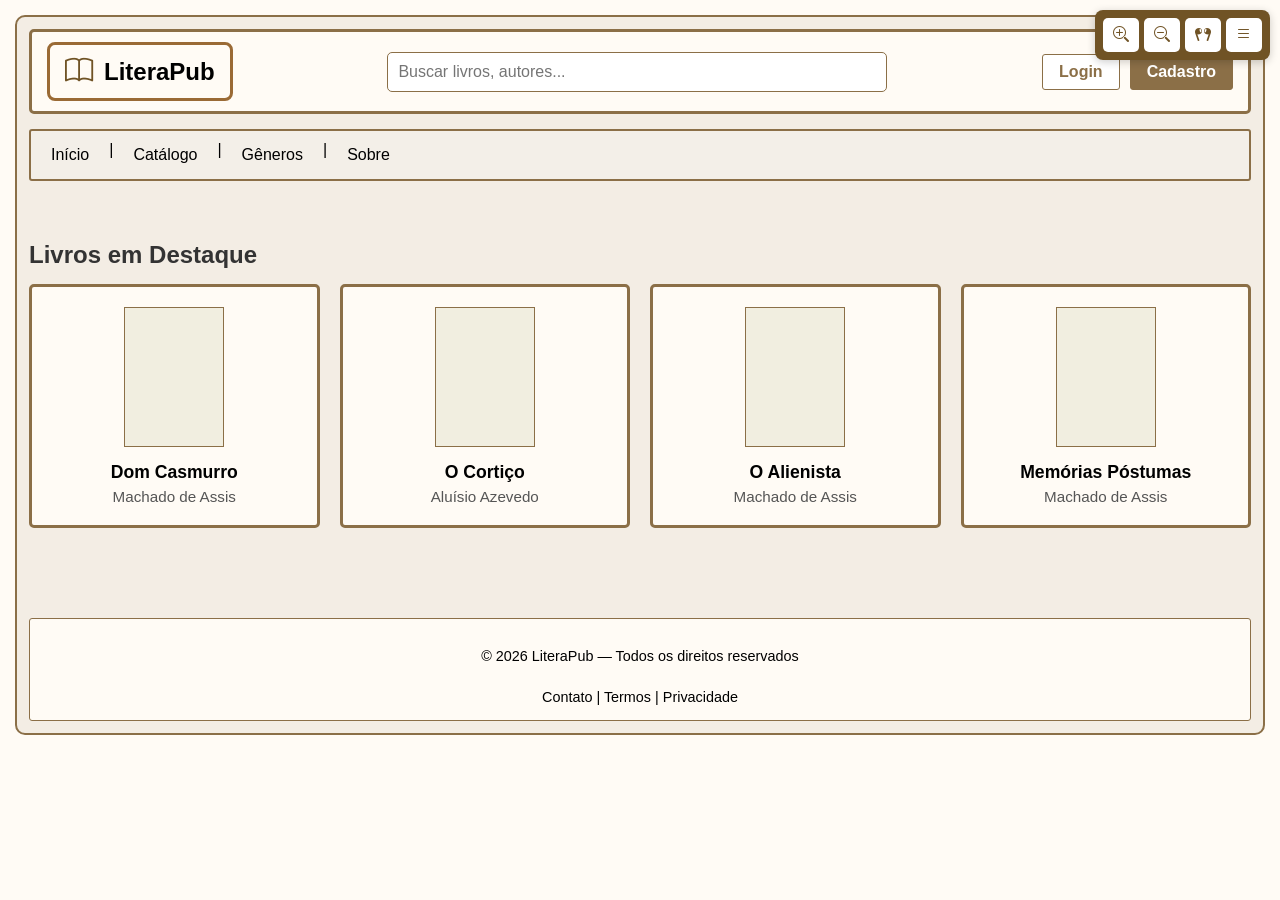
<file: index.html>
<!DOCTYPE html>
<html lang="pt-BR">
<head>
    <meta charset="UTF-8">
    <meta name="viewport" content="width=device-width, initial-scale=1.0, maximum-scale=5.0">
    <title>LiteraPub</title>
    <link rel="icon" type="image/png" href="logo.png">
    <link rel="stylesheet" href="CSS/style.css">
    <link rel="stylesheet" href="CSS/login.css">
    <link rel="stylesheet" href="CSS/cadastro.css">
    <link rel="stylesheet" href="CSS/acessibilidade.css">
    <link rel="stylesheet" href="https://cdn.jsdelivr.net/npm/bootstrap-icons@1.11.3/font/bootstrap-icons.min.css">
</head>
<body>

    <div class="barra-acessibilidade">
        <button id="btnAumentar" title="Aumentar fonte"><i class="bi bi-zoom-in"></i></button>
        <button id="btnDiminuir" title="Diminuir fonte"><i class="bi bi-zoom-out"></i></button>
        <button id="btnLer" title="Ler página"><i class="bi bi-earbuds"></i></button>
        <button id="btnMenu" title="Menu"><i class="bi bi-list"></i></button>
    </div>

    <div class="container">

        <header>
            <div class="logo" onclick="voltarInicio()" style="cursor: pointer;">
                <i class="bi bi-book"></i>
                <span>LiteraPub</span>
            </div>

            <div class="busca">
                <input type="text" placeholder="Buscar livros, autores...">
            </div>

            <div class="botoes" id="botoesHeader">
                <button class="login" onclick="abrirLogin()">Login</button>
                <button class="cadastro" onclick="abrirCadastro()">Cadastro</button>
            </div>

            <div class="usuario-logado" id="usuarioLogado" style="display: none;">
                <span id="nomeUsuarioHeader"></span>
                <button onclick="fazerLogout()"><i class="bi bi-box-arrow-right"></i></button>
            </div>
        </header>

        
        <nav>
            <a href="#inicio">Início</a> |
            <a href="catalogo.html">Catálogo</a> | 
            <a href="#generos">Gêneros</a> |
            <a href="#sobre">Sobre</a>
        </nav>

        <main>
            <h2 class="titulo-livros">Livros em Destaque</h2>
            <section class="livros">
                <div class="card">
                    <div class="imagem"></div>
                    <h3>Dom Casmurro</h3>
                    <p>Machado de Assis</p>
                </div>

                <div class="card">
                    <div class="imagem"></div>
                    <h3>O Cortiço</h3>
                    <p>Aluísio Azevedo</p>
                </div>

                <div class="card">
                    <div class="imagem"></div>
                    <h3>O Alienista</h3>
                    <p>Machado de Assis</p>
                </div>

                <div class="card">
                    <div class="imagem"></div>
                    <h3>Memórias Póstumas</h3>
                    <p>Machado de Assis</p>
                </div>
            </section>

            <div id="generos" class="secao-generos" style="display: none;">
                <h2>Gêneros</h2>
                <div class="generos-grid">
                    <div class="genero-card" data-genero="romance">
                        <h3>Romance</h3>
                        <p>Histórias de amor e drama</p>
                    </div>
                    <div class="genero-card" data-genero="ficcao">
                        <h3>Ficção</h3>
                        <p>Mundos imaginários</p>
                    </div>
                    <div class="genero-card" data-genero="terror">
                        <h3>Terror</h3>
                        <p>Histórias assustadoras</p>
                    </div>
                    <div class="genero-card" data-genero="fantasia">
                        <h3>Fantasia</h3>
                        <p>Aventuras mágicas</p>
                    </div>
                </div>
            </div>

            <div id="sobre" class="secao-sobre" style="display: none;">
                <h2>Sobre LiteraPub</h2>
                <div class="sobre-conteudo">
                    <h3>Nossa História</h3>
                    <p>LiteraPub foi criada por estudantes de Tecnologia da Informação como um projeto acadêmico inovador. Nosso objetivo é criar uma plataforma que conecta leitores e escritores, facilitando o acesso a obras literárias e promovendo a criatividade.</p>
                    
                    <h3>Nosso Objetivo</h3>
                    <p>Democratizar o acesso à leitura e permitir que qualquer pessoa possa publicar suas obras, criando uma comunidade vibrante de leitores e autores.</p>
                    
                    <h3>Equipe</h3>
                    <p>Somos estudantes de Tecnologia da Informação apaixonados por literatura e programação, trabalhando para trazer inovação ao mundo dos livros digitais.</p>
                </div>
            </div>
        </main>

        <footer>
            <p>© 2026 LiteraPub — Todos os direitos reservados</p>
            <div>Contato | Termos | Privacidade</div>
        </footer>

    </div>

    <div id="modalLogin" class="modal">
        <div class="conteudo-modal">
            <span onclick="fecharLogin()">X</span>
            <div class="login-container">
                <h2>Entrar</h2>
                <p>Email</p>
                <input class="campo" type="email" id="emailLogin" placeholder="usuario123@email.com">
                <p>Senha</p>
                <div style="position: relative;">
                    <input class="campo" type="password" id="senhaLogin" placeholder="Digite sua senha">
                    <button type="button" onclick="toggleSenha('senhaLogin')" style="background: none; border: none; cursor: pointer; position: absolute; right: 10px; top: 10px; color: #705325;">
                        <i class="bi bi-eye"></i>
                    </button>
                </div>
                <br><br>
                <button class="botao-login" onclick="fazerLogin()">Entrar</button>
                <p class="mensagem-erro" id="erroLogin"></p>
                <br><br>
                <a class="link-cadastro" onclick="trocarParaCadastro()">
                    Não tem uma conta? Cadastre-se
                </a>
            </div>
        </div>
    </div>

    <div id="modalCadastro" class="modal">
        <div class="conteudo-modal">
            <span onclick="fecharCadastro()">X</span>
            <div class="cadastro-box">
                <h2>Criar Conta</h2>
                <p>Email</p>
                <input class="campo" type="email" id="emailCadastro" placeholder="usuario123@email.com">

                <p>Senha</p>
                <div style="position: relative;">
                    <input class="campo" type="password" id="senhaCadastro" placeholder="Digite sua senha">
                    <button type="button" onclick="toggleSenha('senhaCadastro')" style="background: none; border: none; cursor: pointer; position: absolute; right: 10px; top: 10px; color: #705325;">
                    <i class="bi bi-eye"></i>
                    </button>
                </div>

                <p>Confirmar sua senha</p>
                <div style="position: relative;">
                    <input class="campo" type="password" id="confirmaSenhaCadastro" placeholder="Confirme sua senha">
                    <button type="button" onclick="toggleSenha('confirmaSenhaCadastro')" style="background: none; border: none; cursor: pointer; position: absolute; right: 10px; top: 10px; color: #705325;">
                        <i class="bi bi-eye"></i>
                    </button>
                </div>
                
                <p>Você é:</p>
                <div class="tipo-usuario">
                    <label><input type="radio" name="tipoUsuario" value="leitor" checked> Leitor</label>
                    <label><input type="radio" name="tipoUsuario" value="escritor"> Escritor</label>
                </div>
                
                <br><br>
                <button class="botao-cadastrar" onclick="fazerCadastro()">Cadastrar</button>
                <p class="senhas-nao-iguais" id="erroCadastro"></p>
                <br><br>
                <a class="link-login" onclick="trocarParaLogin()">
                    Já tem uma conta? Faça login
                </a>
            </div>
        </div>
    </div>

    <script src="JS/acessibilidade.js"></script>
    <script src="JS/login.js"></script>
    <script src="JS/cadastro.js"></script>
    <script src="JS/index.js"></script>
</body>
</html>
</file>
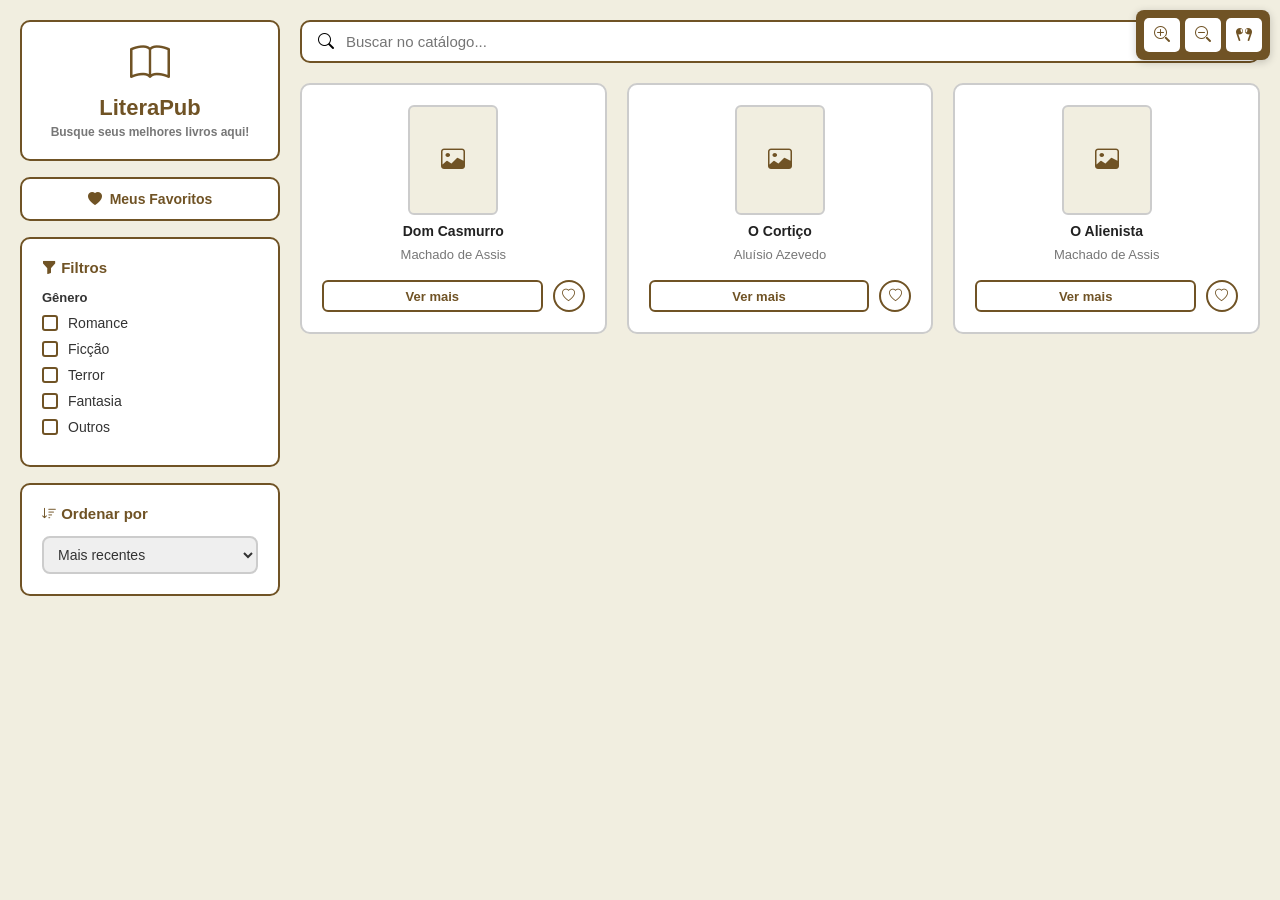
<file: catalogo.html>
<!DOCTYPE html>
<html lang="pt-BR">
<head>
    <meta charset="UTF-8">
    <meta name="viewport" content="width=device-width, initial-scale=1.0, maximum-scale=5.0">
    <title>Catálogo de Livros</title>
    <link rel="icon" type="image/png" href="logo.png">
    <link rel="stylesheet" href="CSS/catalogo.css">
    <link rel="stylesheet" href="CSS/acessibilidade.css">
    <link rel="stylesheet" href="https://cdn.jsdelivr.net/npm/bootstrap-icons@1.11.3/font/bootstrap-icons.min.css">
</head>
<body>

    <div class="barra-acessibilidade">
        <button id="btnAumentar" title="Aumentar fonte"><i class="bi bi-zoom-in"></i></button>
        <button id="btnDiminuir" title="Diminuir fonte"><i class="bi bi-zoom-out"></i></button>
        <button id="btnLer" title="Ler página"><i class="bi bi-earbuds"></i></button>
    </div>

    <div class="pagina">

        <aside class="sidebar">

            <div class="logo-sidebar" onclick="voltarInicio()" style="cursor: pointer;">
                <i class="bi bi-book"></i>
                <h1 class="logo-nome">LiteraPub</h1>
                <p class="logo-frase">Busque seus melhores livros aqui!</p>
            </div>

            <div class="menu-box">
                <a href="favoritos.html" class="botao-favoritos">
                    <i class="bi bi-heart-fill"></i> Meus Favoritos
                </a>
                <a href="escritor.html" class="botao-autor" id="botaoAutor" style="display: none;">
                    <i class="bi bi-pencil-square"></i> Painel do Autor
                </a>
                <a href="admin.html" class="botao-admin" id="botaoAdmin" style="display: none;">
                    <i class="bi bi-shield-lock"></i> Painel Admin
                </a>
            </div>

            <div class="filtro-box">
                <h3><i class="bi bi-funnel-fill"></i> Filtros</h3>

                <p class="filtro-titulo">Gênero</p>

                <label class="genero">
                    <input type="checkbox" class="checkbox-genero" value="romance">
                    <span class="caixa"></span>
                    Romance
                </label>

                <label class="genero">
                    <input type="checkbox" class="checkbox-genero" value="ficcao">
                    <span class="caixa"></span>
                    Ficção
                </label>

                <label class="genero">
                    <input type="checkbox" class="checkbox-genero" value="terror">
                    <span class="caixa"></span>
                    Terror
                </label>

                <label class="genero">
                    <input type="checkbox" class="checkbox-genero" value="fantasia">
                    <span class="caixa"></span>
                    Fantasia
                </label>

                <label class="genero">
                    <input type="checkbox" class="checkbox-genero" value="outros">
                    <span class="caixa"></span>
                    Outros
                </label>
            </div>

            <div class="filtro-box">
                <h3><i class="bi bi-sort-down"></i> Ordenar por</h3>
                <select class="select-ordenar">
                    <option value="recentes">Mais recentes</option>
                    <option value="avaliados">Mais avaliados</option>
                    <option value="az">A - Z</option>
                    <option value="za">Z - A</option>
                </select>
            </div>

        </aside>

        <main class="conteudo">

            <div class="busca-box">
                <i class="bi bi-search"></i>
                <input class="busca-input" type="text" placeholder="Buscar no catálogo...">
            </div>

            <div class="grade-livros">

                <div class="card-livro" data-id="1" data-titulo="Dom Casmurro" data-autor="Machado de Assis" data-genero="romance">
                    <div class="capa-livro">
                        <i class="bi bi-image"></i>
                    </div>
                    <p class="titulo-livro">Dom Casmurro</p>
                    <p class="autor-livro">Machado de Assis</p>
                    <div class="acoes-card">
                        <button class="botao-ver-mais">Ver mais</button>
                        <button class="botao-favorito" title="Adicionar aos favoritos">
                            <i class="bi bi-heart"></i>
                        </button>
                    </div>
                </div>

                <div class="card-livro" data-id="2" data-titulo="O Cortiço" data-autor="Aluísio Azevedo" data-genero="ficcao">
                    <div class="capa-livro">
                        <i class="bi bi-image"></i>
                    </div>
                    <p class="titulo-livro">O Cortiço</p>
                    <p class="autor-livro">Aluísio Azevedo</p>
                    <div class="acoes-card">
                        <button class="botao-ver-mais">Ver mais</button>
                        <button class="botao-favorito" title="Adicionar aos favoritos">
                            <i class="bi bi-heart"></i>
                        </button>
                    </div>
                </div>

                <div class="card-livro" data-id="3" data-titulo="O Alienista" data-autor="Machado de Assis" data-genero="ficcao">
                    <div class="capa-livro">
                        <i class="bi bi-image"></i>
                    </div>
                    <p class="titulo-livro">O Alienista</p>
                    <p class="autor-livro">Machado de Assis</p>
                    <div class="acoes-card">
                        <button class="botao-ver-mais">Ver mais</button>
                        <button class="botao-favorito" title="Adicionar aos favoritos">
                            <i class="bi bi-heart"></i>
                        </button>
                    </div>
                </div>

            </div>

        </main>

    </div>

    <script src="JS/acessibilidade.js"></script>
    <script src="JS/favoritos.js"></script>
    <script src="JS/catalogo.js"></script>
    <script>
        function voltarInicio() {
            window.location.href = 'index.html';
        }

        document.addEventListener('DOMContentLoaded', function() {
            const usuario = localStorage.getItem('usuario');
            const botaoAutor = document.getElementById('botaoAutor');
            const botaoAdmin = document.getElementById('botaoAdmin');

            if (usuario) {
                try {
                    const usuarioObj = JSON.parse(usuario);
                    if (botaoAutor) botaoAutor.style.display = 'flex';

                    if (usuarioObj.email === 'admin@literahub.com') {
                        if (botaoAdmin) botaoAdmin.style.display = 'flex';
                    }
                } catch (e) {}
            }
        });
    </script>
</body>
</html>
</file>
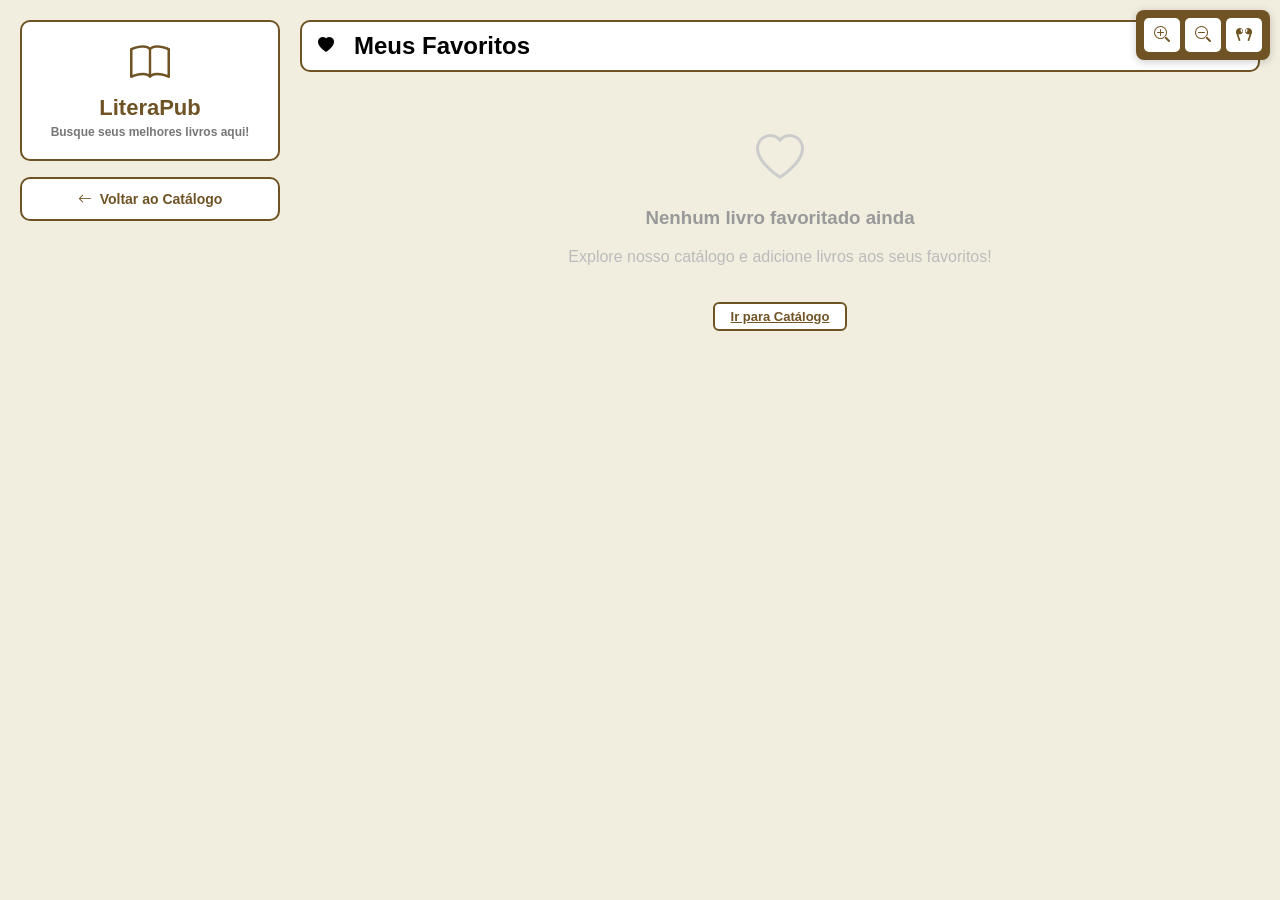
<file: favoritos.html>
<!DOCTYPE html>
<html lang="pt-BR">
<head>
    <meta charset="UTF-8">
    <meta name="viewport" content="width=device-width, initial-scale=1.0, maximum-scale=5.0">
    <title>Meus Favoritos - LiteraPub</title>
    <link rel="icon" type="image/png" href="logo.png">
    <link rel="stylesheet" href="CSS/catalogo.css">
    <link rel="stylesheet" href="CSS/favoritos.css">
    <link rel="stylesheet" href="CSS/acessibilidade.css">
    <link rel="stylesheet" href="https://cdn.jsdelivr.net/npm/bootstrap-icons@1.11.3/font/bootstrap-icons.min.css">
</head>
<body>
    <div class="barra-acessibilidade">
        <button id="btnAumentar" title="Aumentar fonte"><i class="bi bi-zoom-in"></i></button>
        <button id="btnDiminuir" title="Diminuir fonte"><i class="bi bi-zoom-out"></i></button>
        <button id="btnLer" title="Ler página"><i class="bi bi-earbuds"></i></button>
    </div>

    <div class="pagina">

        <aside class="sidebar">

            <div class="logo-sidebar">
                <i class="bi bi-book"></i>
                <h1 class="logo-nome">LiteraPub</h1>
                <p class="logo-frase">Busque seus melhores livros aqui!</p>
            </div>

            <div class="menu-box">
                <a href="catalogo.html" class="botao-voltar">
                    <i class="bi bi-arrow-left"></i> Voltar ao Catálogo
                </a>
            </div>

        </aside>

        <main class="conteudo">

            <div class="busca-box">
                <i class="bi bi-heart-fill"></i>
                <h2 style="margin: 0; flex: 1; padding-left: 10px;">Meus Favoritos</h2>
            </div>

            <div id="containerFavoritos" class="grade-livros">

            </div>

            <div id="mensagemVazio" style="text-align: center; padding: 40px; display: none;">
                <i class="bi bi-heart" style="font-size: 48px; color: #ccc; display: block; margin-bottom: 20px;"></i>
                <h3 style="color: #999;">Nenhum livro favoritado ainda</h3>
                <p style="color: #bbb;">Explore nosso catálogo e adicione livros aos seus favoritos!</p>
                <a href="catalogo.html" class="botao-ver-mais" style="margin-top: 20px; display: inline-block;">Ir para Catálogo</a>
            </div>

        </main>

    </div>

    <script src="JS/acessibilidade.js"></script>
    <script src="JS/favoritos.js"></script>
    <script>
        document.addEventListener("DOMContentLoaded", function() {
            const containerFavoritos = document.getElementById("containerFavoritos");
            const mensagemVazio = document.getElementById("mensagemVazio");

            const favoritos = gerenciador.obterFavoritos();

            if (favoritos.length === 0) {
                containerFavoritos.style.display = "none";
                mensagemVazio.style.display = "block";
            } else {
                containerFavoritos.innerHTML = "";

                favoritos.forEach(livro => {
                    const card = document.createElement("div");
                    card.classList.add("card-livro");
                    card.setAttribute("data-id", livro.id);
                    card.setAttribute("data-titulo", livro.titulo);
                    card.setAttribute("data-autor", livro.autor);
                    card.setAttribute("data-genero", livro.genero);

                    card.innerHTML = `
                        <div class="capa-livro">
                            <i class="bi bi-image"></i>
                        </div>
                        <p class="titulo-livro">${livro.titulo}</p>
                        <p class="autor-livro">${livro.autor}</p>
                        <div class="acoes-card">
                            <button class="botao-ver-mais">Ver mais</button>
                            <button class="botao-favorito favoritado" title="Remover dos favoritos">
                                <i class="bi bi-heart-fill"></i>
                            </button>
                        </div>
                    `;

                    const botaoFavorito = card.querySelector(".botao-favorito");
                    botaoFavorito.addEventListener("click", function(e) {
                        e.preventDefault();
                        e.stopPropagation();

                        gerenciador.removerFavorito(livro.id);
                        card.remove();

                        if (gerenciador.obterFavoritos().length === 0) {
                            containerFavoritos.style.display = "none";
                            mensagemVazio.style.display = "block";
                        }

                        alert(`"${livro.titulo}" removido dos favoritos!`);
                    });

                    const botaoVerMais = card.querySelector(".botao-ver-mais");
                    botaoVerMais.addEventListener("click", function() {
                        window.location.href = "livro.html";
                    });

                    containerFavoritos.appendChild(card);
                });
            }
        });
    </script>
</body>
</html>
</file>
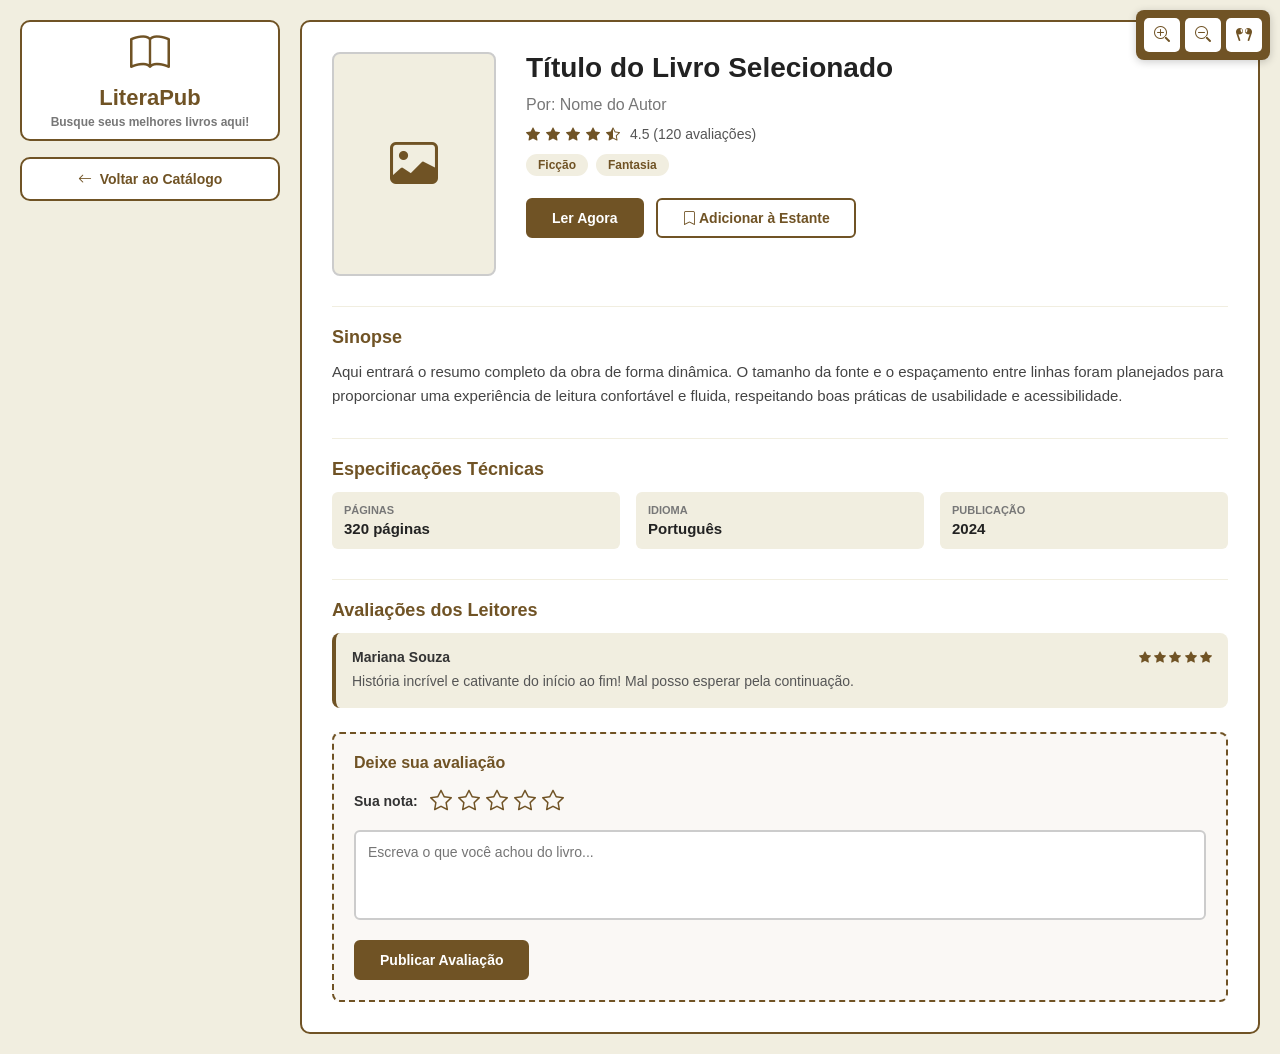
<file: livro.html>
<!DOCTYPE html>
<html lang="pt-BR">
<head>
    <meta charset="UTF-8">
    <meta name="viewport" content="width=device-width, initial-scale=1.0, maximum-scale=5.0">
    <title>Detalhes do Livro - LiteraPub</title>
    <link rel="icon" type="image/png" href="logo.png">
    <link rel="stylesheet" href="CSS/livro.css">
    <link rel="stylesheet" href="CSS/acessibilidade.css">
    <link rel="stylesheet" href="https://cdn.jsdelivr.net/npm/bootstrap-icons@1.11.3/font/bootstrap-icons.min.css">
</head>
<body>
    <div class="barra-acessibilidade">
        <button id="btnAumentar" title="Aumentar fonte"><i class="bi bi-zoom-in"></i></button>
        <button id="btnDiminuir" title="Diminuir fonte"><i class="bi bi-zoom-out"></i></button>
        <button id="btnLer" title="Ler página"><i class="bi bi-earbuds"></i></button>
    </div>

    <div class="pagina">

       
        <aside class="sidebar">
            <div class="logo-sidebar">
                <i class="bi bi-book"></i>
                <h1 class="logo-nome">LiteraPub</h1>
                <p class="logo-frase">Busque seus melhores livros aqui!</p>
            </div>
            
           
            <div class="menu-box">
                <a href="catalogo.html" class="botao-voltar">
                    <i class="bi bi-arrow-left"></i> Voltar ao Catálogo
                </a>
            </div>
        </aside>

      
        <main class="conteudo">
            <div class="container-detalhes">
                
              
                <div class="bloco-principal">
                    <div class="capa-livro-grande">
                        <i class="bi bi-image"></i>
                    </div>
                    <div class="info-essenciais">
                        <h1 class="titulo-detalhe">Título do Livro Selecionado</h1>
                        <p class="autor-detalhe">Por: Nome do Autor</p>
                        
                        <div class="avaliacao-box">
                            <i class="bi bi-star-fill"></i>
                            <i class="bi bi-star-fill"></i>
                            <i class="bi bi-star-fill"></i>
                            <i class="bi bi-star-fill"></i>
                            <i class="bi bi-star-half"></i>
                            <span>4.5 (120 avaliações)</span>
                        </div>

                        <div class="tags-genero">
                            <span class="tag">Ficção</span>
                            <span class="tag">Fantasia</span>
                        </div>

                        <div class="acoes-box">
                            <button class="botao-principal" id="btnLerAgora">Ler Agora</button>
                            <button class="botao-secundario" id="btnAdicionarEstante"><i class="bi bi-bookmark"></i> Adicionar à Estante</button>
                        </div>
                    </div>
                </div>

               
                <div class="secao-detalhe">
                    <h3>Sinopse</h3>
                    <p class="sinopse-texto">
                        Aqui entrará o resumo completo da obra de forma dinâmica. O tamanho da fonte e o espaçamento entre linhas foram planejados para proporcionar uma experiência de leitura confortável e fluida, respeitando boas práticas de usabilidade e acessibilidade.
                    </p>
                </div>

                
                <div class="secao-detalhe">
                    <h3>Especificações Técnicas</h3>
                    <div class="especificacoes-grid">
                        <div class="especificacao-item">
                            <span class="label">Páginas</span>
                            <span class="valor">320 páginas</span>
                        </div>
                        <div class="especificacao-item">
                            <span class="label">Idioma</span>
                            <span class="valor">Português</span>
                        </div>
                        <div class="especificacao-item">
                            <span class="label">Publicação</span>
                            <span class="valor">2024</span>
                        </div>
                    </div>
                </div>

            
                <div class="secao-detalhe">
                    <h3>Avaliações dos Leitores</h3>
                    
                   
                    <div class="lista-avaliacoes" id="listaAvaliacoes">
                        <div class="card-avaliacao">
                            <div class="topo-avaliacao">
                                <strong class="nome-usuario">Mariana Souza</strong>
                                <div class="estrelas-usuario">
                                    <i class="bi bi-star-fill"></i>
                                    <i class="bi bi-star-fill"></i>
                                    <i class="bi bi-star-fill"></i>
                                    <i class="bi bi-star-fill"></i>
                                    <i class="bi bi-star-fill"></i>
                                </div>
                            </div>
                            <p class="texto-avaliacao">História incrível e cativante do início ao fim! Mal posso esperar pela continuação.</p>
                        </div>
                    </div>

                   
                    <div class="criar-avaliacao">
                        <h4>Deixe sua avaliação</h4>
                        <form id="formAvaliacao">
                            <div class="campo-estrelas">
                                <label>Sua nota:</label>
                                <div class="estrelas-selecao" id="estrelasSelecao">
                                    <i class="bi bi-star" data-value="1"></i>
                                    <i class="bi bi-star" data-value="2"></i>
                                    <i class="bi bi-star" data-value="3"></i>
                                    <i class="bi bi-star" data-value="4"></i>
                                    <i class="bi bi-star" data-value="5"></i>
                                </div>
                            </div>
                            <div class="campo-texto">
                                <textarea id="textoComentario" placeholder="Escreva o que você achou do livro..." required></textarea>
                            </div>
                            <button type="submit" class="botao-principal">Publicar Avaliação</button>
                        </form>
                    </div>
                </div>

            </div>
        </main>

    </div>

    <script src="JS/acessibilidade.js"></script>
    <script src="JS/livro.js"></script>
</body>
</html>
</file>
<file: CSS/style.css>
* {
    box-sizing: border-box;
}

body {
    margin: 0;
    padding: 15px;
    background-color: #fffbf5;
    font-family: Arial, sans-serif;
    font-size: 16px;
}

.barra-acessibilidade {
    position: fixed;
    top: 10px;
    right: 10px;
    background: #705325;
    padding: 8px;
    border-radius: 8px;
    display: flex;
    gap: 5px;
    z-index: 999;
}

.barra-acessibilidade button {
    background: white;
    border: none;
    padding: 8px 10px;
    border-radius: 5px;
    cursor: pointer;
    color: #705325;
    font-size: 16px;
}

.container {
    border: 2px solid #8b6f47;
    border-radius: 10px;
    padding: 12px;
    background-color: #f3ede4;
    max-width: 1400px;
    margin: 0 auto;
}

header {
    display: flex;
    justify-content: space-between;
    align-items: center;
    flex-wrap: wrap;
    background-color: #fffbf5;
    border: 3px solid #8b6f47;
    border-radius: 5px;
    padding: 10px 15px;
    gap: 20px;
}

.logo {
    font-size: 1.5rem;
    display: flex;
    align-items: center;
    gap: 10px;
    font-weight: bold;
    padding: 10px 15px;
    border: 3px solid #9a6a35;
    border-radius: 8px;
    white-space: nowrap;
}

.logo i {
    font-size: 1.8rem;
    color: #705325;
}

.busca {
    flex: 1;
    display: flex;
    justify-content: center;
    min-width: 200px;
}

.busca input {
    width: 100%;
    max-width: 500px;
    padding: 10px;
    border: 1px solid #8b6f47;
    border-radius: 5px;
    font-size: 1rem;
}

.botoes, .usuario-logado {
    display: flex;
    gap: 10px;
    flex-wrap: wrap;
}

.login, .cadastro {
    padding: 8px 16px;
    border: 1px solid #8b6f47;
    border-radius: 3px;
    background-color: white;
    cursor: pointer;
    font-weight: bold;
    font-size: 1rem;
}

.login {
    color: #8b6f47;
}

.cadastro {
    background-color: #8b6f47;
    color: white;
}

.usuario-logado span {
    padding: 8px 16px;
    background: #f1eee0;
    border-radius: 3px;
    font-weight: bold;
}

.usuario-logado button {
    padding: 8px 12px;
    background: #e74c3c;
    color: white;
    border: none;
    border-radius: 3px;
    cursor: pointer;
    font-weight: bold;
}

nav {
    margin-top: 15px;
    margin-bottom: 20px;
    background-color: #f3efe8;
    border: 2px solid #8b6f47;
    border-radius: 3px;
    padding: 10px;
    display: flex;
    flex-wrap: wrap;
    gap: 10px;
}

nav a {
    text-decoration: none;
    color: black;
    font-size: 1rem;
    cursor: pointer;
    padding: 5px 10px;
}

nav a:hover {
    color: #705325;
    font-weight: bold;
}

main {
    padding: 20px 0;
}

h2 {
    margin-top: 20px;
    text-align: left;
    margin-bottom: 15px;
    font-size: 1.5rem;
}

.titulo-livros {
    color: #333;
}

.livros {
    display: grid;
    grid-template-columns: repeat(auto-fit, minmax(250px, 1fr));
    gap: 20px;
    margin-bottom: 40px;
}

.card {
    border: 3px solid #8b6f47;
    border-radius: 5px;
    background-color: #fffbf5;
    text-align: center;
    padding: 20px;
    transition: transform 0.2s;
}

.card:hover {
    transform: translateY(-5px);
}

.imagem {
    width: 100px;
    height: 140px;
    border: 1px solid #8b6f47;
    margin: 0 auto 15px;
    background: #f1eee0;
}

.card h3 {
    font-size: 1.1rem;
    margin: 10px 0 5px;
}

.card p {
    font-size: 0.95rem;
    color: #555;
    margin: 0;
}

.generos-grid {
    display: grid;
    grid-template-columns: repeat(auto-fit, minmax(200px, 1fr));
    gap: 20px;
    margin: 20px 0;
}

.genero-card {
    border: 2px solid #705325;
    padding: 20px;
    border-radius: 8px;
    background: white;
    text-align: center;
    cursor: pointer;
    transition: all 0.3s;
}

.genero-card:hover {
    background: #705325;
    color: white;
}

.sobre-conteudo {
    background: white;
    padding: 20px;
    border-radius: 8px;
    border: 2px solid #705325;
}

.sobre-conteudo h3 {
    color: #705325;
    margin-top: 20px;
}

.sobre-conteudo p {
    line-height: 1.6;
    color: #333;
}

footer {
    margin-top: 30px;
    border: 1px solid #8b6f47;
    border-radius: 3px;
    padding: 15px;
    background-color: #fffbf5;
    display: flex;
    flex-direction: column;
    gap: 10px;
    font-size: 0.9rem;
    text-align: center;
}

.modal {
    display: none;
    position: fixed;
    top: 0;
    left: 0;
    width: 100%;
    height: 100%;
    background-color: rgba(0, 0, 0, 0.5);
    z-index: 1000;
    padding: 20px;
}

.conteudo-modal {
    background-color: white;
    width: 95%;
    max-width: 380px;
    padding: 15px;
    border-radius: 10px;
    position: absolute;
    top: 50%;
    left: 50%;
    transform: translate(-50%, -50%);
    max-height: 90vh;
    overflow-y: auto;
}

.conteudo-modal span {
    cursor: pointer;
    font-size: 1.5rem;
    float: right;
}

@media (max-width: 768px) {
    header {
        flex-direction: column;
        gap: 10px;
    }

    .logo {
        font-size: 1.2rem;
        padding: 8px 12px;
    }

    .busca {
        width: 100%;
    }

    nav {
        flex-direction: column;
        gap: 5px;
    }

    nav a {
        display: block;
    }

    .livros {
        grid-template-columns: 1fr;
    }

    .card {
        width: 100%;
    }

    .conteudo-modal {
        width: 90%;
        max-width: 100%;
        padding: 15px;
    }

    h2 {
        font-size: 1.2rem;
    }

    body {
        padding: 10px;
    }
}

@media (max-width: 480px) {
    .barra-acessibilidade {
        top: 5px;
        right: 5px;
    }

    header {
        padding: 8px;
        gap: 5px;
    }

    .logo {
        font-size: 1rem;
        padding: 6px 10px;
    }

    .botoes {
        gap: 5px;
    }

    .login, .cadastro {
        padding: 6px 12px;
        font-size: 0.9rem;
    }

    nav {
        padding: 8px;
    }

    nav a {
        font-size: 0.9rem;
        margin: 0;
    }

    .conteudo-modal {
        width: 95%;
        padding: 12px;
    }
}
</file>
<file: CSS/login.css>
.login-container, .cadastro-box {
    background-color: white;
    padding: 12px;
    border-radius: 10px;
}

.login-container h2, .cadastro-box h2 {
    text-align: center;
    margin: 0 0 8px 0;
    color: #705325;
    font-size: 0.95rem;
}

.login-container p, .cadastro-box p {
    margin: 4px 0 2px 0;
    color: #333;
    font-weight: bold;
    font-size: 0.8rem;
}

.campo {
    background-color: white;
    width: 100%;
    padding: 6px;
    border: 1px solid #ccc;
    border-radius: 6px;
    font-size: 0.85rem;
    margin-bottom: 4px;
}

.campo:focus {
    outline: none;
    border-color: #705325;
    box-shadow: 0 0 3px rgba(112, 83, 37, 0.3);
}

.botao-login, .botao-cadastrar {
    width: 100%;
    padding: 6px;
    background-color: #705325;
    color: white;
    border: none;
    border-radius: 6px;
    cursor: pointer;
    font-weight: bold;
    font-size: 0.85rem;
    transition: background-color 0.2s;
    margin-top: 4px;
}

.botao-login:hover, .botao-cadastrar:hover {
    background-color: #5a4220;
}

.link-cadastro, .link-login {
    font-size: 0.75rem;
    color: #705325;
    cursor: pointer;
    text-decoration: underline;
    display: block;
    text-align: center;
    margin-top: 4px;
}

.link-cadastro:hover, .link-login:hover {
    color: #5a4220;
}

.mensagem-erro, .senhas-nao-iguais {
    color: red;
    font-size: 0.75rem;
    text-align: center;
    margin: 2px 0;
}

.tipo-usuario {
    display: flex;
    gap: 10px;
    margin: 4px 0;
    flex-wrap: wrap;
}

.tipo-usuario label {
    display: flex;
    align-items: center;
    gap: 5px;
    cursor: pointer;
    font-size: 0.8rem;
}

.tipo-usuario input {
    cursor: pointer;
    width: 14px;
    height: 14px;
}

@media (max-width: 480px) {
    .login-container, .cadastro-box {
        padding: 10px;
    }

    .login-container h2, .cadastro-box h2 {
        font-size: 0.9rem;
        margin-bottom: 6px;
    }

    .campo {
        padding: 5px;
        font-size: 0.8rem;
        margin-bottom: 3px;
    }

    .botao-login, .botao-cadastrar {
        padding: 5px;
        font-size: 0.8rem;
    }

    .tipo-usuario {
        gap: 8px;
        margin: 3px 0;
    }

    .tipo-usuario label {
        font-size: 0.75rem;
    }
}
</file>
<file: CSS/cadastro.css>
.login-container, .cadastro-box {
    background-color: white;
    padding: 12px;
    border-radius: 10px;
}

.login-container h2, .cadastro-box h2 {
    text-align: center;
    margin: 0 0 8px 0;
    color: #705325;
    font-size: 0.95rem;
}

.login-container p, .cadastro-box p {
    margin: 4px 0 2px 0;
    color: #333;
    font-weight: bold;
    font-size: 0.8rem;
}

.campo {
    background-color: white;
    width: 100%;
    padding: 6px;
    border: 1px solid #ccc;
    border-radius: 6px;
    font-size: 0.85rem;
    margin-bottom: 4px;
}

.campo:focus {
    outline: none;
    border-color: #705325;
    box-shadow: 0 0 3px rgba(112, 83, 37, 0.3);
}

.botao-login, .botao-cadastrar {
    width: 100%;
    padding: 6px;
    background-color: #705325;
    color: white;
    border: none;
    border-radius: 6px;
    cursor: pointer;
    font-weight: bold;
    font-size: 0.85rem;
    transition: background-color 0.2s;
    margin-top: 4px;
}

.botao-login:hover, .botao-cadastrar:hover {
    background-color: #5a4220;
}

.link-cadastro, .link-login {
    font-size: 0.75rem;
    color: #705325;
    cursor: pointer;
    text-decoration: underline;
    display: block;
    text-align: center;
    margin-top: 4px;
}

.link-cadastro:hover, .link-login:hover {
    color: #5a4220;
}

.mensagem-erro, .senhas-nao-iguais {
    color: red;
    font-size: 0.75rem;
    text-align: center;
    margin: 2px 0;
}

.tipo-usuario {
    display: flex;
    gap: 10px;
    margin: 4px 0;
    flex-wrap: wrap;
}

.tipo-usuario label {
    display: flex;
    align-items: center;
    gap: 5px;
    cursor: pointer;
    font-size: 0.8rem;
}

.tipo-usuario input {
    cursor: pointer;
    width: 14px;
    height: 14px;
}

@media (max-width: 480px) {
    .login-container, .cadastro-box {
        padding: 10px;
    }

    .login-container h2, .cadastro-box h2 {
        font-size: 0.9rem;
        margin-bottom: 6px;
    }

    .campo {
        padding: 5px;
        font-size: 0.8rem;
        margin-bottom: 3px;
    }

    .botao-login, .botao-cadastrar {
        padding: 5px;
        font-size: 0.8rem;
    }

    .tipo-usuario {
        gap: 8px;
        margin: 3px 0;
    }

    .tipo-usuario label {
        font-size: 0.75rem;
    }
}
</file>
<file: CSS/acessibilidade.css>
.barra-acessibilidade {
    position: fixed;
    top: 10px;
    right: 10px;
    background: #705325;
    padding: 8px;
    border-radius: 8px;
    display: flex;
    gap: 5px;
    z-index: 999;
    box-shadow: 0 2px 8px rgba(0,0,0,0.2);
}

.barra-acessibilidade button {
    background: white;
    border: none;
    padding: 8px 10px;
    border-radius: 5px;
    cursor: pointer;
    color: #705325;
    font-size: 16px;
    transition: all 0.2s;
}

.barra-acessibilidade button:hover {
    background: #f1eee0;
    transform: scale(1.1);
}

.barra-acessibilidade button:active {
    background: #e8e4d8;
}

#menuAcessibilidade {
    position: fixed;
    top: 60px;
    right: 10px;
    background: white;
    border: 2px solid #705325;
    border-radius: 8px;
    padding: 15px;
    display: none;
    z-index: 1000;
    min-width: 200px;
}

#menuAcessibilidade.ativo {
    display: block;
}

#menuAcessibilidade label {
    display: block;
    margin: 10px 0;
    cursor: pointer;
    font-size: 0.95rem;
}

#menuAcessibilidade input {
    margin-right: 8px;
    cursor: pointer;
}

body.fonte-maior {
    font-size: 18px;
}

body.fonte-maior-grande {
    font-size: 20px;
}

body.fonte-maior-muito {
    font-size: 22px;
}

body.fonte-menor {
    font-size: 14px;
}

body.leitura-ativa .card,
body.leitura-ativa h2,
body.leitura-ativa p,
body.leitura-ativa a {
    background-color: #fffacd;
    border: 2px solid #ffd700;
}
</file>
<file: CSS/catalogo.css>
* { box-sizing: border-box; }

body {
    margin: 0;
    padding: 0;
    background-color: #f1eee0;
    font-family: Arial, sans-serif;
    font-size: 16px;
}

.barra-acessibilidade {
    position: fixed;
    top: 10px;
    right: 10px;
    background: #705325;
    padding: 8px;
    border-radius: 8px;
    display: flex;
    gap: 5px;
    z-index: 999;
}

.barra-acessibilidade button {
    background: white;
    border: none;
    padding: 8px 10px;
    border-radius: 5px;
    cursor: pointer;
    color: #705325;
    font-size: 16px;
}

.pagina {
    display: flex;
    min-height: 100vh;
    gap: 20px;
    padding: 20px;
}

.sidebar {
    width: 260px;
    min-width: 260px;
    display: flex;
    flex-direction: column;
    gap: 16px;
}

.logo-sidebar {
    text-align: center;
    padding: 20px;
    background-color: white;
    border: 2px solid #705325;
    border-radius: 10px;
}

.logo-sidebar i {
    font-size: 40px;
    color: #705325;
}

.logo-nome {
    font-size: 22px;
    color: #705325;
    margin: 8px 0 4px 0;
    font-weight: bold;
}

.logo-frase {
    font-size: 12px;
    color: #777;
    margin: 0;
    font-weight: bold;
}

.menu-box { display: flex; flex-direction: column; gap: 10px; }

.botao-favoritos, .botao-autor, .botao-admin {
    display: flex;
    align-items: center;
    justify-content: center;
    gap: 8px;
    border: 2px solid #705325;
    border-radius: 10px;
    padding: 12px 16px;
    text-decoration: none;
    font-weight: bold;
    font-size: 14px;
    cursor: pointer;
    transition: all 0.2s;
}

.botao-favoritos, .botao-autor {
    background-color: white;
    color: #705325;
}

.botao-favoritos:hover, .botao-autor:hover {
    background-color: #705325;
    color: white;
}

.botao-admin {
    background-color: #e74c3c;
    color: white;
    border-color: #e74c3c;
}

.botao-admin:hover {
    background-color: #c0392b;
}

.filtro-box {
    background-color: white;
    border: 2px solid #705325;
    border-radius: 10px;
    padding: 20px;
}

.filtro-box h3 {
    margin: 0 0 14px 0;
    font-size: 15px;
    color: #705325;
}

.conteudo {
    flex: 1;
    display: flex;
    flex-direction: column;
    gap: 20px;
    min-width: 0;
}

.busca-box {
    display: flex;
    align-items: center;
    gap: 10px;
    background-color: white;
    border: 2px solid #705325;
    border-radius: 10px;
    padding: 10px 16px;
}

.busca-input {
    border: none;
    outline: none;
    font-size: 15px;
    width: 100%;
    background: transparent;
    color: #333;
}

.grade-livros {
    display: grid;
    grid-template-columns: repeat(auto-fit, minmax(250px, 1fr));
    gap: 20px;
}

.card-livro {
    background-color: white;
    border: 2px solid #ccc;
    border-radius: 10px;
    padding: 20px;
    display: flex;
    flex-direction: column;
    align-items: center;
    gap: 8px;
    text-align: center;
    transition: border-color 0.2s;
}

.card-livro:hover { border-color: #705325; }

.capa-livro {
    width: 90px;
    height: 110px;
    background-color: #f1eee0;
    border: 2px solid #ccc;
    border-radius: 6px;
    display: flex;
    align-items: center;
    justify-content: center;
    color: #705325;
    font-size: 24px;
}

.titulo-livro {
    font-weight: bold;
    font-size: 14px;
    margin: 0;
    color: #222;
}

.autor-livro {
    font-size: 13px;
    color: #777;
    margin: 0;
}

.acoes-card {
    display: flex;
    gap: 10px;
    margin-top: 10px;
    width: 100%;
    justify-content: center;
}

.botao-ver-mais {
    padding: 5px 16px;
    background-color: white;
    color: #705325;
    border: 2px solid #705325;
    border-radius: 6px;
    font-size: 13px;
    cursor: pointer;
    font-weight: bold;
    transition: all 0.2s;
    flex: 1;
}

.botao-ver-mais:hover {
    background-color: #705325;
    color: white;
}

.botao-favorito {
    background: none;
    border: 2px solid #705325;
    border-radius: 50%;
    width: 32px;
    height: 32px;
    cursor: pointer;
    display: flex;
    align-items: center;
    justify-content: center;
    color: #705325;
    transition: all 0.3s;
    padding: 0;
    flex-shrink: 0;
}

.botao-favorito:hover {
    background-color: #705325;
    color: white;
}

.botao-favorito.favoritado {
    background-color: #e74c3c;
    border-color: #e74c3c;
    color: white;
}

.genero {
    display: flex;
    align-items: center;
    gap: 10px;
    margin-bottom: 10px;
    font-size: 14px;
    cursor: pointer;
    color: #333;
}

.genero input[type="checkbox"] { display: none; }

.caixa {
    width: 16px;
    height: 16px;
    border: 2px solid #705325;
    border-radius: 3px;
    background-color: white;
    flex-shrink: 0;
    transition: background-color 0.2s;
}

.genero input[type="checkbox"]:checked + .caixa {
    background-color: #705325;
}

.select-ordenar {
    width: 100%;
    padding: 8px 10px;
    border: 2px solid #ccc;
    border-radius: 8px;
    font-size: 14px;
    cursor: pointer;
    color: #333;
}

.select-ordenar:focus {
    outline: none;
    border-color: #705325;
}

.filtro-titulo {
    font-weight: bold;
    font-size: 13px;
    margin: 0 0 10px 0;
    color: #333;
}

@media (max-width: 1024px) {
    .pagina { gap: 15px; padding: 15px; }
    .sidebar { width: 220px; }
}

@media (max-width: 768px) {
    .pagina {
        flex-direction: column;
        gap: 15px;
        padding: 15px;
    }

    .sidebar {
        width: 100%;
        min-width: auto;
        flex-direction: row;
        flex-wrap: wrap;
        gap: 10px;
    }

    .logo-sidebar { flex: 1; min-width: 200px; }
    .menu-box { flex: 1; min-width: 200px; flex-direction: row; }
    .filtro-box { flex: 1; min-width: 200px; }

    .grade-livros {
        grid-template-columns: repeat(auto-fit, minmax(200px, 1fr));
    }

    .card-livro { padding: 15px; }
}

@media (max-width: 480px) {
    body { padding: 10px; }
    .pagina { padding: 10px; gap: 10px; }

    .sidebar {
        flex-direction: column;
        width: 100%;
    }

    .menu-box { flex-direction: column; }
    .filtro-box { padding: 15px; }

    .grade-livros {
        grid-template-columns: 1fr;
    }

    .logo-nome { font-size: 18px; }
    .botao-favoritos, .botao-autor, .botao-admin {
        padding: 10px 12px;
        font-size: 12px;
    }

    .busca-input { font-size: 14px; }
}
</file>
<file: CSS/favoritos.css>
.menu-box{
    display: flex;
    flex-direction: column;
    gap: 10px;
}

.botao-voltar {
    display: flex;
    align-items: center;
    justify-content: center;
    gap: 8px;
    background-color: white;
    color: #705325;
    border: 2px solid #705325;
    border-radius: 10px;
    padding: 12px 16px;
    text-decoration: none;
    font-weight: bold;
    font-size: 14px;
    cursor: pointer;
    transition: background-color 0.2s, color 0.2s;
}

.botao-voltar:hover {
    background-color: #705325;
    color: white;
}
</file>
<file: CSS/livro.css>
body {
    margin: 0;
    padding: 0;
    background-color: #f1eee0;
    font-family: Arial, sans-serif;
}

.pagina {
    display: flex;
    min-height: 100vh;
    gap: 20px;
    padding: 20px;
    box-sizing: border-box;
}

.sidebar {
    width: 260px;
    min-width: 260px;
    display: flex;
    flex-direction: column;
    gap: 16px;
}

.logo-sidebar {
    text-align: center;
    padding: 10px 0;
    background-color: white;
    border: 2px solid #705325;
    border-radius: 10px;
}

.logo-sidebar i {
    font-size: 40px;
    color: #705325;
}

.logo-nome {
    font-size: 22px;
    color: #705325;
    margin: 8px 0 4px 0;
    font-weight: bold;
}

.logo-frase {
    font-size: 12px;
    color: #777;
    margin: 0;
    font-weight: bold;
}

.conteudo {
    flex: 1;
    display: flex;
    flex-direction: column;
    gap: 20px;
}

.menu-box {
    display: flex;
    flex-direction: column;
    gap: 10px;
}

.botao-voltar {
    display: flex;
    align-items: center;
    justify-content: center;
    gap: 8px;
    background-color: white;
    color: #705325;
    border: 2px solid #705325;
    border-radius: 10px;
    padding: 12px 16px;
    text-decoration: none;
    font-weight: bold;
    font-size: 14px;
    cursor: pointer;
    transition: background-color 0.2s, color 0.2s;
}

.botao-voltar:hover {
    background-color: #705325;
    color: white;
}

.container-detalhes {
    background-color: white;
    border: 2px solid #705325;
    border-radius: 10px;
    padding: 30px;
    display: flex;
    flex-direction: column;
    gap: 30px;
}

.bloco-principal {
    display: flex;
    gap: 30px;
    align-items: flex-start;
}

.capa-livro-grande {
    width: 160px;
    height: 220px;
    background-color: #f1eee0;
    border: 2px solid #ccc;
    border-radius: 8px;
    display: flex;
    align-items: center;
    justify-content: center;
    color: #705325;
    font-size: 48px;
    flex-shrink: 0;
}

.info-essenciais {
    display: flex;
    flex-direction: column;
    gap: 12px;
}

.titulo-detalhe {
    font-size: 28px;
    color: #222;
    margin: 0;
}

.autor-detalhe {
    font-size: 16px;
    color: #777;
    margin: 0;
}

.avaliacao-box {
    display: flex;
    align-items: center;
    gap: 6px;
    color: #705325;
    font-size: 14px;
}

.avaliacao-box span {
    color: #555;
    margin-left: 4px;
}

.tags-genero {
    display: flex;
    gap: 8px;
}

.tag {
    background-color: #f1eee0;
    color: #705325;
    padding: 4px 12px;
    border-radius: 20px;
    font-size: 12px;
    font-weight: bold;
}

.acoes-box {
    display: flex;
    gap: 12px;
    margin-top: 10px;
}

.botao-principal {
    padding: 10px 24px;
    background-color: #705325;
    color: white;
    border: 2px solid #705325;
    border-radius: 6px;
    font-size: 14px;
    cursor: pointer;
    font-weight: bold;
    transition: background-color 0.2s, border-color 0.2s;
}

.botao-principal:hover {
    background-color: #543e1c;
    border-color: #543e1c;
}

.botao-secundario {
    padding: 10px 24px;
    background-color: white;
    color: #705325;
    border: 2px solid #705325;
    border-radius: 6px;
    font-size: 14px;
    cursor: pointer;
    font-weight: bold;
    transition: background-color 0.2s, color 0.2s;
}

.botao-secundario:hover {
    background-color: #705325;
    color: white;
}

.secao-detalhe {
    border-top: 1px solid #f1eee0;
    padding-top: 20px;
}

.secao-detalhe h3 {
    margin: 0 0 12px 0;
    color: #705325;
    font-size: 18px;
}

.sinopse-texto {
    font-size: 15px;
    line-height: 1.6;
    color: #444;
    margin: 0;
}

.especificacoes-grid {
    display: grid;
    grid-template-columns: repeat(3, 1fr);
    gap: 16px;
}

.especificacao-item {
    background-color: #f1eee0;
    padding: 12px;
    border-radius: 6px;
    display: flex;
    flex-direction: column;
    gap: 4px;
}

.especificacao-item .label {
    font-size: 11px;
    color: #777;
    font-weight: bold;
    text-transform: uppercase;
}

.especificacao-item .valor {
    font-size: 15px;
    color: #222;
    font-weight: bold;
}

.lista-avaliacoes {
    display: flex;
    flex-direction: column;
    gap: 14px;
    margin-bottom: 24px;
}

.card-avaliacao {
    background-color: #f1eee0;
    padding: 16px;
    border-radius: 8px;
    border-left: 4px solid #705325;
}

.topo-avaliacao {
    display: flex;
    justify-content: space-between;
    align-items: center;
    margin-bottom: 6px;
}

.nome-usuario {
    font-size: 14px;
    color: #333;
}

.estrelas-usuario {
    color: #705325;
    font-size: 12px;
}

.texto-avaliacao {
    font-size: 14px;
    color: #555;
    margin: 0;
    line-height: 1.5;
}

.criar-avaliacao {
    background-color: #faf8f5;
    border: 2px dashed #705325;
    padding: 20px;
    border-radius: 8px;
    margin-top: 20px;
}

.criar-avaliacao h4 {
    margin: 0 0 16px 0;
    color: #705325;
    font-size: 16px;
}

.campo-estrelas {
    display: flex;
    align-items: center;
    gap: 12px;
    margin-bottom: 16px;
}

.campo-estrelas label {
    font-size: 14px;
    font-weight: bold;
    color: #333;
}

.estrelas-selecao {
    display: flex;
    gap: 6px;
    color: #705325;
    font-size: 22px;
    cursor: pointer;
}

.campo-texto textarea {
    width: 100%;
    height: 90px;
    padding: 12px;
    border: 2px solid #ccc;
    border-radius: 6px;
    font-family: Arial, sans-serif;
    font-size: 14px;
    resize: none;
    box-sizing: border-box;
    margin-bottom: 16px;
}

.campo-texto textarea:focus {
    outline: none;
    border-color: #705325;
}

@media (max-width: 768px) {
    .pagina {
        flex-direction: column;
    }
    .sidebar {
        width: 100%;
        min-width: 100%;
    }
    .bloco-principal {
        flex-direction: column;
        align-items: center;
        text-align: center;
    }
    .avaliacao-box, .tags-genero, .acoes-box {
        justify-content: center;
    }
    .especificacoes-grid {
        grid-template-columns: 1fr;
    }
}
</file>
